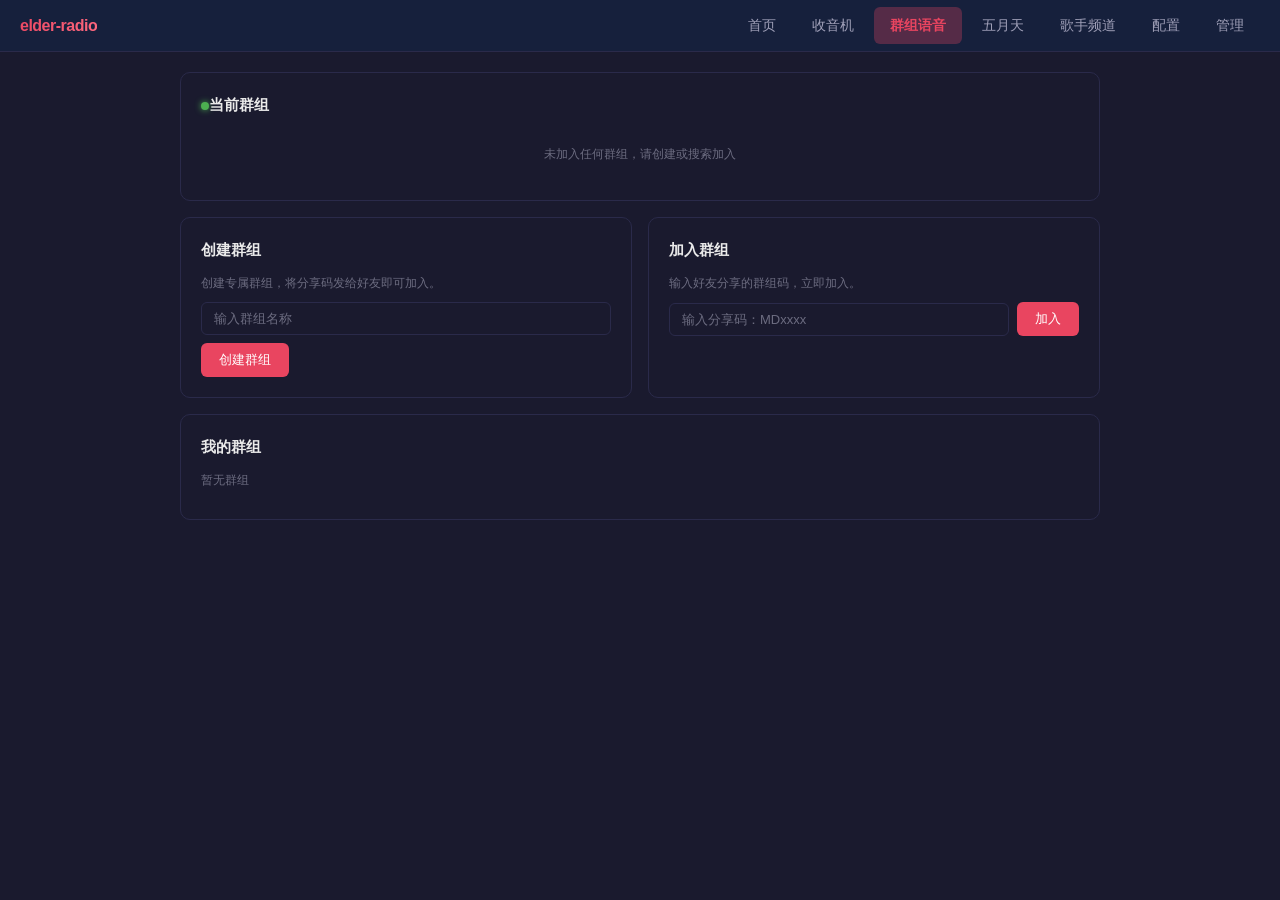
<file: frontend/voice.html>
<!DOCTYPE html>
<html lang="zh-CN">
<head>
  <meta charset="UTF-8">
  <meta name="viewport" content="width=device-width, initial-scale=1.0">
  <title>群组语音 — elder-radio</title>
  <link rel="stylesheet" href="style.css">
  <link rel="stylesheet" href="nav.css">
  <style>
    .voice-page {
      padding: 20px;
      max-width: 960px;
      margin: 0 auto;
    }
    .voice-cards {
      display: grid;
      grid-template-columns: 1fr 1fr;
      gap: 16px;
    }
    @media (max-width: 640px) {
      .voice-cards { grid-template-columns: 1fr; }
    }
    .voice-card {
      background: var(--surface);
      border: 1px solid var(--border);
      border-radius: 10px;
      padding: 20px;
    }
    .voice-card.full {
      grid-column: 1 / -1;
    }
    .voice-card h3 {
      margin: 0 0 12px;
      font-size: 15px;
      color: var(--text-primary);
    }
    .voice-card p {
      font-size: 12px;
      color: var(--text-muted);
      margin: 0 0 10px;
      line-height: 1.5;
    }
    .voice-input {
      width: 100%;
      padding: 8px 12px;
      border: 1px solid var(--border);
      border-radius: var(--radius-sm);
      background: var(--bg);
      color: var(--text-primary);
      font-size: 13px;
      box-sizing: border-box;
      margin-bottom: 8px;
      font-family: inherit;
    }
    .voice-input::placeholder { color: var(--text-muted); }
    .voice-btn {
      padding: 8px 18px;
      border: none;
      border-radius: var(--radius-sm);
      background: var(--accent);
      color: #fff;
      font-size: 13px;
      cursor: pointer;
      font-weight: 500;
      transition: opacity 0.2s;
      white-space: nowrap;
    }
    .voice-btn:hover { opacity: 0.85; }
    .voice-btn.small {
      padding: 4px 12px;
      font-size: 11px;
    }
    .voice-btn.danger {
      background: #e94560;
    }
    .voice-btn.success {
      background: #4CAF50;
    }
    .voice-btn.outline {
      background: transparent;
      border: 1px solid var(--accent);
      color: var(--accent);
    }
    .voice-row {
      display: flex;
      gap: 8px;
      align-items: center;
    }
    .voice-row .voice-input {
      flex: 1;
      margin-bottom: 0;
    }
    .voice-result {
      margin-top: 10px;
      padding: 12px;
      background: rgba(76,175,80,0.08);
      border: 1px solid rgba(76,175,80,0.2);
      border-radius: 8px;
      text-align: center;
    }
    .voice-result .code {
      font-size: 16px;
      font-weight: bold;
      color: #4CAF50;
      font-family: 'Courier New', monospace;
      letter-spacing: 1px;
    }
    .voice-result .hint {
      font-size: 11px;
      color: var(--text-muted);
      margin-top: 4px;
      word-break: break-all;
    }
    .voice-error {
      margin-top: 8px;
      font-size: 12px;
      color: #e94560;
      display: none;
    }
    .voice-error.show { display: block; }

    /* 活跃群组卡片 */
    .active-group-card {
      border-color: #4CAF50;
      background: rgba(76,175,80,0.05);
    }
    .active-group-card h3 {
      color: #4CAF50;
      display: flex;
      align-items: center;
      gap: 6px;
    }
    .active-dot {
      display: inline-block;
      width: 8px;
      height: 8px;
      border-radius: 50%;
      background: #4CAF50;
      box-shadow: 0 0 6px #4CAF50;
      animation: pulse-dot 2s infinite;
    }
    @keyframes pulse-dot {
      0%, 100% { opacity: 1; }
      50% { opacity: 0.4; }
    }
    .active-group-info {
      display: flex;
      justify-content: space-between;
      align-items: center;
      padding: 10px 14px;
      background: rgba(76,175,80,0.06);
      border-radius: 8px;
      margin-bottom: 10px;
    }
    .active-group-name {
      font-size: 14px;
      font-weight: 600;
      color: var(--text-primary);
    }
    .active-group-code {
      font-size: 11px;
      color: var(--text-muted);
      font-family: monospace;
    }
    .active-group-share {
      font-size: 11px;
      color: var(--text-muted);
      word-break: break-all;
    }
    .active-group-actions {
      display: flex;
      gap: 8px;
      flex-shrink: 0;
    }
    .active-empty {
      text-align: center;
      padding: 16px;
      color: var(--text-muted);
      font-size: 12px;
    }

    /* 群组列表 */
    .group-list {
      max-height: 300px;
      overflow-y: auto;
    }
    .group-item {
      display: flex;
      justify-content: space-between;
      align-items: center;
      padding: 8px 10px;
      margin: 4px 0;
      background: rgba(128,128,128,0.06);
      border-radius: 6px;
      font-size: 12px;
    }
    .group-item.active {
      border: 1px solid #4CAF50;
      background: rgba(76,175,80,0.04);
    }
    .group-item .gname {
      color: var(--text-primary);
    }
    .group-item .gcode {
      color: var(--text-muted);
      font-size: 10px;
      display: block;
    }
    .group-item .gstatus {
      font-size: 10px;
      color: #4CAF50;
      margin-left: 6px;
    }

    /* 确认弹窗 */
    .confirm-overlay {
      position: fixed;
      inset: 0;
      background: rgba(0,0,0,0.6);
      z-index: 1000;
      display: flex;
      align-items: center;
      justify-content: center;
    }
    .confirm-dialog {
      background: var(--surface);
      border: 1px solid var(--border);
      border-radius: 12px;
      padding: 24px;
      max-width: 360px;
      text-align: center;
    }
    .confirm-dialog p {
      font-size: 14px;
      color: var(--text-primary);
      margin: 0 0 16px;
      line-height: 1.6;
    }
    .confirm-actions {
      display: flex;
      gap: 10px;
      justify-content: center;
    }
    /* embed 模式：隐藏导航、去掉顶部留白 */
    body.embed-mode.has-nav { padding-top: 0 !important; }
    .embed-mode .top-nav { display: none !important; }
  </style>
</head>
<body class="has-nav">
<script>
(function() {
  if (new URLSearchParams(window.location.search).get('embed') === '1') {
    document.body.classList.add('embed-mode');
  }
})();
</script>

<nav class="top-nav">
  <a href="/" class="top-nav-brand">elder-radio</a>
  <ul class="top-nav-links">
    <li><a href="/">首页</a></li>
    <li><a href="/radio">收音机</a></li>
    <li><a href="/voice" class="active">群组语音</a></li>
    <li><a href="/maydayradio">五月天</a></li>
    <li><a href="/singer">歌手频道</a></li>
    <li><a href="/config">配置</a></li>
    <li><a href="/admin">管理</a></li>
  </ul>
</nav>

<div class="voice-page">

  <div class="voice-cards">

    <!-- 卡片1：当前活跃群组 -->
    <div class="voice-card full" id="activeCard">
      <h3><span class="active-dot"></span>当前群组</h3>
      <div id="activeContent">
        <div class="active-empty">未加入任何群组，请创建或搜索加入</div>
      </div>
    </div>

    <!-- 卡片2：创建群组 -->
    <div class="voice-card">
      <h3>创建群组</h3>
      <p>创建专属群组，将分享码发给好友即可加入。</p>
      <input class="voice-input" id="createNameInput" placeholder="输入群组名称">
      <button class="voice-btn" id="btnCreateGroup">创建群组</button>
      <div class="voice-result" id="createResult" style="display:none;"></div>
    </div>

    <!-- 卡片3：加入群组 -->
    <div class="voice-card">
      <h3>加入群组</h3>
      <p>输入好友分享的群组码，立即加入。</p>
      <div class="voice-row">
        <input class="voice-input" id="joinCodeInput" placeholder="输入分享码：MDxxxx">
        <button class="voice-btn" id="btnJoinGroup">加入</button>
      </div>
      <div class="voice-error" id="joinError">未找到该群组，请检查分享码</div>
    </div>

    <!-- 卡片4：我的群组 -->
    <div class="voice-card full">
      <h3>我的群组</h3>
      <div class="group-list" id="groupList">
        <p style="color:var(--text-muted);font-size:12px;">暂无群组</p>
      </div>
    </div>

  </div>

</div>

<!-- 确认弹窗 -->
<div id="confirmOverlay" class="confirm-overlay" style="display:none;">
  <div class="confirm-dialog">
    <p id="confirmMsg"></p>
    <div class="confirm-actions">
      <button class="voice-btn outline" id="btnConfirmCancel">取消</button>
      <button class="voice-btn danger" id="btnConfirmOk">确认断开</button>
    </div>
  </div>
</div>

<script>
(function() {
  'use strict';

  var STORAGE_KEY   = 'elderradio_groups';
  var ACTIVE_KEY    = 'elderradio_active_group';

  var createNameInput = document.getElementById('createNameInput');
  var btnCreateGroup  = document.getElementById('btnCreateGroup');
  var createResult    = document.getElementById('createResult');
  var joinCodeInput   = document.getElementById('joinCodeInput');
  var btnJoinGroup    = document.getElementById('btnJoinGroup');
  var joinError       = document.getElementById('joinError');
  var groupListEl     = document.getElementById('groupList');
  var activeContent   = document.getElementById('activeContent');

  var confirmOverlay  = document.getElementById('confirmOverlay');
  var confirmMsg      = document.getElementById('confirmMsg');
  var btnConfirmOk    = document.getElementById('btnConfirmOk');
  var btnConfirmCancel = document.getElementById('btnConfirmCancel');

  var pendingAction = null; // 待确认的动作回调

  // ==================== 存储 ====================
  function loadGroups() {
    try { return JSON.parse(localStorage.getItem(STORAGE_KEY) || '[]'); }
    catch(e) { return []; }
  }
  function saveGroups(groups) {
    localStorage.setItem(STORAGE_KEY, JSON.stringify(groups));
  }
  function getActiveGroupId() {
    return localStorage.getItem(ACTIVE_KEY) || null;
  }
  function setActiveGroupId(id) {
    if (id) {
      localStorage.setItem(ACTIVE_KEY, id);
    } else {
      localStorage.removeItem(ACTIVE_KEY);
    }
  }
  function getActiveGroup() {
    var activeId = getActiveGroupId();
    if (!activeId) return null;
    var groups = loadGroups();
    return groups.find(function(g) { return g.id === activeId; }) || null;
  }
  function generateShareCode() {
    return 'MD' + Date.now().toString(36).toUpperCase();
  }

  // ==================== 确认弹窗 ====================
  function showConfirm(msg, onOk) {
    confirmMsg.textContent = msg;
    pendingAction = onOk;
    confirmOverlay.style.display = 'flex';
  }
  function hideConfirm() {
    confirmOverlay.style.display = 'none';
    pendingAction = null;
  }
  btnConfirmOk.addEventListener('click', function() {
    var action = pendingAction;
    hideConfirm();
    if (action) action();
  });
  btnConfirmCancel.addEventListener('click', hideConfirm);

  // ==================== 设置活跃群组 ====================
  function switchActiveGroup(groupId, groupName) {
    var current = getActiveGroup();
    if (current && current.id !== groupId) {
      // 已有活跃群组，需要确认断开
      showConfirm('当前已加入「' + current.name + '」，\n是否断开并切换到「' + groupName + '」？', function() {
        doSwitch(groupId);
      });
    } else if (!current) {
      doSwitch(groupId);
    }
    // 如果点击的是同一个群组，什么都不做（或可以断开）
  }

  function doSwitch(groupId) {
    var groups = loadGroups();
    var g = groups.find(function(x) { return x.id === groupId; });
    if (!g) return;
    setActiveGroupId(groupId);
    renderAll();
  }

  function disconnectActiveGroup() {
    showConfirm('确定要退出当前群组吗？', function() {
      setActiveGroupId(null);
      renderAll();
    });
  }

  // ==================== 创建群组 ====================
  btnCreateGroup.addEventListener('click', function() {
    var name = createNameInput.value.trim();
    if (!name) {
      name = '语音群组';
      createNameInput.value = name;
    }
    var groups = loadGroups();
    var groupId = generateShareCode();
    var group = {
      id: groupId,
      name: name,
      created: new Date().toISOString(),
      members: 1
    };
    groups.unshift(group);
    saveGroups(groups);

    var shareLink = window.location.origin + '/voice?join=' + groupId;
    createResult.style.display = '';
    createResult.innerHTML =
      '<p style="color:#4CAF50;font-size:13px;margin:0 0 8px;">群组「' + name + '」创建成功</p>' +
      '<p class="code">' + groupId + '</p>' +
      '<p class="hint">' + shareLink + '</p>' +
      '<button class="voice-btn small" style="margin-top:8px;" id="btnCopyCode">复制分享码</button>';
    document.getElementById('btnCopyCode').addEventListener('click', function() {
      navigator.clipboard.writeText(groupId).then(function() {
        alert('分享码已复制: ' + groupId);
      });
    });
    createNameInput.value = '';

    // 新创建的群组自动设为活跃
    switchActiveGroup(groupId, name);
  });

  // ==================== 加入群组 ====================
  btnJoinGroup.addEventListener('click', function() {
    var code = joinCodeInput.value.trim().toUpperCase();
    if (!code) { joinError.classList.add('show'); return; }
    joinError.classList.remove('show');

    var groups = loadGroups();
    var g = groups.find(function(x) { return x.id === code; });
    if (g) {
      g.members = (g.members || 1) + 1;
      saveGroups(groups);
      joinCodeInput.value = '';
      switchActiveGroup(g.id, g.name);
    } else {
      joinError.classList.add('show');
    }
  });
  joinCodeInput.addEventListener('keydown', function(e) {
    if (e.key === 'Enter') btnJoinGroup.click();
  });

  // ==================== 渲染活跃群组卡片 ====================
  function renderActiveCard() {
    var active = getActiveGroup();
    if (!active) {
      activeContent.innerHTML = '<div class="active-empty">未加入任何群组，请创建或搜索加入</div>';
      return;
    }
    var shareLink = window.location.origin + '/voice?join=' + active.id;
    activeContent.innerHTML =
      '<div class="active-group-info">' +
        '<div>' +
          '<div class="active-group-name">' + active.name + '</div>' +
          '<div class="active-group-code">' + active.id + '</div>' +
          '<div class="active-group-share">分享链接：' + shareLink + '</div>' +
        '</div>' +
        '<div class="active-group-actions">' +
          '<button class="voice-btn small" id="btnCopyActive">复制分享码</button>' +
          '<a href="/maydayradio" class="voice-btn small success" style="display:inline-block;text-decoration:none;">去对讲</a>' +
          '<button class="voice-btn small danger" id="btnDisconnect">退出群组</button>' +
        '</div>' +
      '</div>';
    document.getElementById('btnCopyActive').addEventListener('click', function() {
      navigator.clipboard.writeText(active.id).then(function() {
        alert('分享码已复制: ' + active.id);
      });
    });
    document.getElementById('btnDisconnect').addEventListener('click', disconnectActiveGroup);
  }

  // ==================== 渲染群组列表 ====================
  function renderGroupList() {
    var groups = loadGroups();
    var activeId = getActiveGroupId();

    if (groups.length === 0) {
      groupListEl.innerHTML = '<p style="color:var(--text-muted);font-size:12px;">暂无群组</p>';
      return;
    }

    groupListEl.innerHTML = groups.map(function(g) {
      var isActive = (g.id === activeId);
      return '<div class="group-item' + (isActive ? ' active' : '') + '">' +
        '<div>' +
          '<span class="gname">' + g.name + '</span>' +
          (isActive ? '<span class="gstatus">● 当前</span>' : '') +
          '<span class="gcode">' + g.id + '</span>' +
        '</div>' +
        (isActive
          ? '<button class="voice-btn small danger" data-gid="' + g.id + '">退出</button>'
          : '<button class="voice-btn small outline" data-gid="' + g.id + '">加入</button>'
        ) +
        '</div>';
    }).join('');

    // 绑定按钮事件
    groupListEl.querySelectorAll('.voice-btn.small').forEach(function(btn) {
      btn.addEventListener('click', function() {
        var gid = this.dataset.gid;
        var gs = loadGroups();
        var g = gs.find(function(x) { return x.id === gid; });
        if (!g) return;

        if (this.classList.contains('danger')) {
          // 退出按钮
          disconnectActiveGroup();
        } else if (this.classList.contains('outline')) {
          // 加入按钮
          switchActiveGroup(gid, g.name);
        }
      });
    });
  }

  function renderAll() {
    renderActiveCard();
    renderGroupList();
  }

  // ==================== URL 参数 ====================
  function loadFromURL() {
    var params = new URLSearchParams(window.location.search);
    var joinId = params.get('join');
    if (joinId) {
      joinId = joinId.trim().toUpperCase();
      setTimeout(function() {
        var groups = loadGroups();
        var g = groups.find(function(x) { return x.id === joinId; });
        if (g) {
          g.members = (g.members || 1) + 1;
          saveGroups(groups);
          // 通过分享链接进入，直接设为活跃（无需确认）
          var current = getActiveGroup();
          if (current && current.id !== joinId) {
            showConfirm('当前已加入「' + current.name + '」，\n是否断开并切换到「' + g.name + '」？', function() {
              doSwitch(joinId);
            });
          } else {
            doSwitch(joinId);
          }
        }
      }, 300);
    }
  }

  // ==================== 初始化 ====================
  renderAll();
  loadFromURL();

})();
</script>
</body>
</html>
</file>
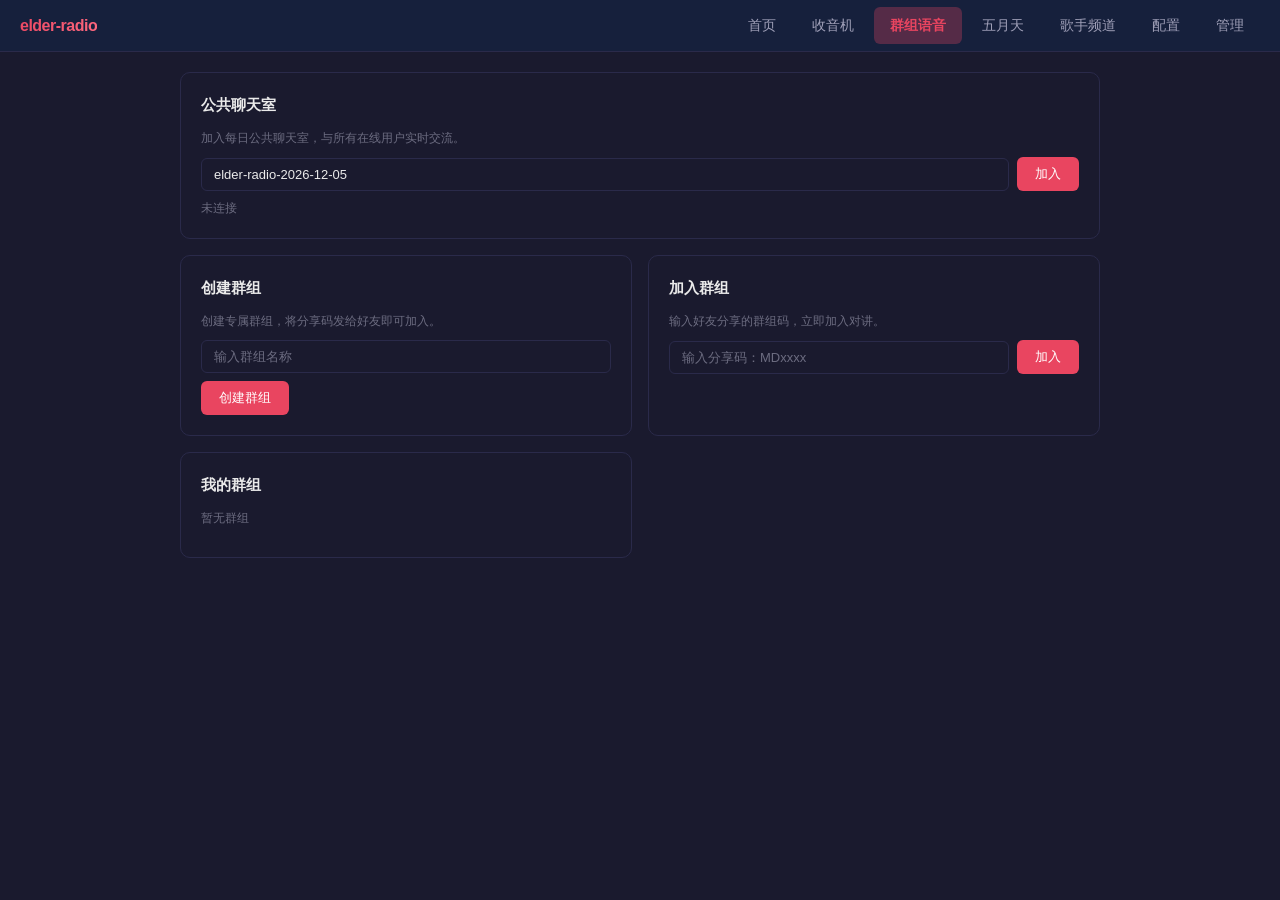
<file: frontend/voice_old.html>
<!DOCTYPE html>
<html lang="zh-CN">
<head>
  <meta charset="UTF-8">
  <meta name="viewport" content="width=device-width, initial-scale=1.0">
  <title>群组语音 — elder-radio</title>
  <link rel="stylesheet" href="style.css">
  <link rel="stylesheet" href="nav.css">
  <style>
    .voice-page {
      padding: 20px;
      max-width: 960px;
      margin: 0 auto;
    }
    .voice-cards {
      display: grid;
      grid-template-columns: 1fr 1fr;
      gap: 16px;
    }
    @media (max-width: 640px) {
      .voice-cards { grid-template-columns: 1fr; }
    }
    .voice-card {
      background: var(--surface);
      border: 1px solid var(--border);
      border-radius: 10px;
      padding: 20px;
    }
    .voice-card.full {
      grid-column: 1 / -1;
    }
    .voice-card h3 {
      margin: 0 0 12px;
      font-size: 15px;
      color: var(--text-primary);
    }
    .voice-card p {
      font-size: 12px;
      color: var(--text-muted);
      margin: 0 0 10px;
      line-height: 1.5;
    }
    .voice-input {
      width: 100%;
      padding: 8px 12px;
      border: 1px solid var(--border);
      border-radius: var(--radius-sm);
      background: var(--bg);
      color: var(--text-primary);
      font-size: 13px;
      box-sizing: border-box;
      margin-bottom: 8px;
      font-family: inherit;
    }
    .voice-input::placeholder { color: var(--text-muted); }
    .voice-btn {
      padding: 8px 18px;
      border: none;
      border-radius: var(--radius-sm);
      background: var(--accent);
      color: #fff;
      font-size: 13px;
      cursor: pointer;
      font-weight: 500;
      transition: opacity 0.2s;
    }
    .voice-btn:hover { opacity: 0.85; }
    .voice-btn.small {
      padding: 4px 12px;
      font-size: 11px;
    }
    .voice-btn.danger {
      background: #e94560;
    }
    .voice-row {
      display: flex;
      gap: 8px;
      align-items: center;
    }
    .voice-row .voice-input {
      flex: 1;
      margin-bottom: 0;
    }
    .voice-status {
      font-size: 12px;
      color: var(--text-muted);
      margin-top: 8px;
    }
    .voice-status.connected { color: #4CAF50; }
    .voice-result {
      margin-top: 10px;
      padding: 12px;
      background: rgba(76,175,80,0.08);
      border: 1px solid rgba(76,175,80,0.2);
      border-radius: 8px;
      text-align: center;
    }
    .voice-result .code {
      font-size: 16px;
      font-weight: bold;
      color: #4CAF50;
      font-family: 'Courier New', monospace;
      letter-spacing: 1px;
    }
    .voice-result .hint {
      font-size: 11px;
      color: var(--text-muted);
      margin-top: 4px;
      word-break: break-all;
    }
    .voice-error {
      margin-top: 8px;
      font-size: 12px;
      color: #e94560;
      display: none;
    }
    .voice-error.show { display: block; }
    .group-list {
      max-height: 200px;
      overflow-y: auto;
    }
    .group-item {
      display: flex;
      justify-content: space-between;
      align-items: center;
      padding: 8px 10px;
      margin: 4px 0;
      background: rgba(128,128,128,0.06);
      border-radius: 6px;
      font-size: 12px;
    }
    .group-item .gname {
      color: var(--text-primary);
    }
    .group-item .gcode {
      color: var(--text-muted);
      font-size: 10px;
      display: block;
    }
    .jitsi-area {
      margin-top: 16px;
      display: none;
      text-align: center;
    }
    .jitsi-area.show {
      display: block;
    }
    .jitsi-area-inner {
      position: absolute;
      width: 1px; height: 1px;
      overflow: hidden;
      opacity: 0;
      pointer-events: none;
    }
    .jitsi-bar {
      display: flex;
      justify-content: space-between;
      align-items: center;
      padding: 8px 14px;
      background: var(--surface);
      border: 1px solid var(--border);
      border-radius: 10px;
      color: var(--text-primary);
      font-size: 12px;
    }
    .jitsi-bar .room-label {
      color: #4CAF50;
      font-weight: 500;
    }

    /* PTT 按钮 */
    .ptt-button {
      width: 130px; height: 130px; border-radius: 50%;
      border: 4px solid var(--accent);
      background: radial-gradient(circle at 40% 35%, var(--accent), #0066cc 60%, #004499);
      color: #fff; font-size: 15px; font-weight: 700; cursor: pointer;
      box-shadow: 0 0 25px rgba(0,123,255,0.3), 0 4px 12px rgba(0,0,0,0.4);
      transition: all 0.15s ease;
      user-select: none; -webkit-user-select: none;
      outline: none; -webkit-tap-highlight-color: transparent;
      margin: 12px 0;
    }
    .ptt-button:active, .ptt-button.pressed {
      border-color: #66b3ff;
      background: radial-gradient(circle at 40% 35%, #66b3ff, #007bff 60%, #0055cc);
      box-shadow: 0 0 40px rgba(0,123,255,0.6), 0 2px 8px rgba(0,0,0,0.5);
      transform: scale(0.95);
    }
    .ptt-btn-row {
      display: flex; flex-direction: column; align-items: center;
    }
    .ptt-disconnect-btn {
      background: transparent; color: var(--text-muted);
      border: 1px solid var(--border); padding: 4px 16px;
      border-radius: 14px; font-size: 11px; cursor: pointer;
      transition: all 0.25s;
    }
    .ptt-disconnect-btn:hover { border-color: #e94560; color: #e94560; }
  </style>
</head>
<body class="has-nav">

<nav class="top-nav">
  <a href="/" class="top-nav-brand">elder-radio</a>
  <ul class="top-nav-links">
    <li><a href="/">首页</a></li>
    <li><a href="/radio">收音机</a></li>
    <li><a href="/voice" class="active">群组语音</a></li>
    <li><a href="/maydayradio">五月天</a></li>
    <li><a href="/singer">歌手频道</a></li>
    <li><a href="/config">配置</a></li>
    <li><a href="/admin">管理</a></li>
  </ul>
</nav>

<div class="voice-page">

  <div class="voice-cards">

    <!-- 卡片1：公共聊天室 -->
    <div class="voice-card full">
      <h3>公共聊天室</h3>
      <p>加入每日公共聊天室，与所有在线用户实时交流。</p>
      <div class="voice-row">
        <input class="voice-input" id="publicRoomInput" placeholder="房间名">
        <button class="voice-btn" id="btnPublicJoin">加入</button>
        <button class="voice-btn danger" id="btnPublicLeave" style="display:none;">断开</button>
      </div>
      <div class="voice-status" id="publicStatus">未连接</div>
    </div>

    <!-- 卡片2：创建群组 -->
    <div class="voice-card">
      <h3>创建群组</h3>
      <p>创建专属群组，将分享码发给好友即可加入。</p>
      <input class="voice-input" id="createNameInput" placeholder="输入群组名称">
      <button class="voice-btn" id="btnCreateGroup">创建群组</button>
      <div class="voice-result" id="createResult" style="display:none;"></div>
    </div>

    <!-- 卡片3：加入群组 -->
    <div class="voice-card">
      <h3>加入群组</h3>
      <p>输入好友分享的群组码，立即加入对讲。</p>
      <div class="voice-row">
        <input class="voice-input" id="joinCodeInput" placeholder="输入分享码：MDxxxx">
        <button class="voice-btn" id="btnJoinGroup">加入</button>
      </div>
      <div class="voice-error" id="joinError">未找到该群组，请检查分享码</div>
    </div>

    <!-- 卡片4：我的群组 -->
    <div class="voice-card">
      <h3>我的群组</h3>
      <div class="group-list" id="groupList">
        <p style="color:var(--text-muted);font-size:12px;">暂无群组</p>
      </div>
    </div>

  </div>

  <!-- Jitsi 嵌入区域（隐藏）+ PTT 按钮 -->
  <div class="jitsi-area" id="jitsiArea">
    <div class="jitsi-bar">
      <span>对讲 · <span class="room-label" id="jitsiRoomLabel"></span></span>
      <button class="voice-btn small danger" id="btnJitsiClose">关闭</button>
    </div>
    <div class="jitsi-area-inner" id="jitsiContainer"></div>
    <div class="ptt-btn-row">
      <button id="pttButton" class="ptt-button">
        <span id="pttLabel">按住说话</span>
      </button>
      <button id="pttDisconnectBtn" class="ptt-disconnect-btn">断开对讲</button>
    </div>
  </div>

</div>

<script>
(function() {
  'use strict';

  var publicRoomInput = document.getElementById('publicRoomInput');
  var btnPublicJoin  = document.getElementById('btnPublicJoin');
  var btnPublicLeave = document.getElementById('btnPublicLeave');
  var publicStatus   = document.getElementById('publicStatus');

  var createNameInput = document.getElementById('createNameInput');
  var btnCreateGroup  = document.getElementById('btnCreateGroup');
  var createResult    = document.getElementById('createResult');

  var joinCodeInput = document.getElementById('joinCodeInput');
  var btnJoinGroup  = document.getElementById('btnJoinGroup');
  var joinError     = document.getElementById('joinError');

  var groupListEl  = document.getElementById('groupList');

  var jitsiArea      = document.getElementById('jitsiArea');
  var jitsiContainer = document.getElementById('jitsiContainer');
  var jitsiRoomLabel = document.getElementById('jitsiRoomLabel');
  var btnJitsiClose  = document.getElementById('btnJitsiClose');

  var jitsiApi     = null;
  var isConnected  = false;
  var currentRoom  = '';
  var pttActive    = false;
  var STORAGE_KEY  = 'elderradio_groups';

  var today = new Date().toISOString().slice(0, 10);
  publicRoomInput.value = 'elder-radio-' + today;

  // ==================== Jitsi 核心（PTT 模式）====================
  function initJitsi(roomName) {
    disconnectJitsi();
    jitsiArea.classList.add('show');
    jitsiRoomLabel.textContent = roomName;
    currentRoom = roomName;
    isConnected = true;

    var doCreate = function() {
      jitsiContainer.innerHTML = '';
      jitsiApi = new JitsiMeetExternalAPI('meet.jit.si', {
        roomName: roomName,
        parentNode: jitsiContainer,
        configOverwrite: {
          prejoinPageEnabled: false,
          startWithAudioMuted: true,
          startWithVideoMuted: true,
          disableDeepLinking: true
        },
        interfaceConfigOverwrite: {
          TOOLBAR_BUTTONS: [],
          SHOW_PROMOTIONAL_CLOSE_PAGE: false,
          SHOW_JITSI_WATERMARK: false,
          SHOW_WATERMARK_FOR_GUESTS: false,
          DISABLE_JOIN_LEAVE_NOTIFICATIONS: true,
          FILM_STRIP_MAX_HEIGHT: 0,
          VIDEO_LAYOUT_FIT: 'both'
        }
      });
      jitsiApi.addEventListeners({
        videoConferenceJoined: function() {
          updatePublicUI();
        },
        videoConferenceLeft: function() {
          disconnectJitsi();
        },
        readyToClose: function() {
          disconnectJitsi();
        }
      });
    };

    if (typeof JitsiMeetExternalAPI === 'undefined') {
      var script = document.createElement('script');
      script.src = 'https://meet.jit.si/libs/external_api.min.js';
      script.onload = doCreate;
      document.head.appendChild(script);
    } else {
      doCreate();
    }
  }

  function disconnectJitsi() {
    if (jitsiApi) { jitsiApi.dispose(); jitsiApi = null; }
    jitsiContainer.innerHTML = '';
    jitsiArea.classList.remove('show');
    isConnected = false;
    pttActive = false;
    currentRoom = '';
    updatePublicUI();
  }

  function updatePublicUI() {
    if (isConnected && currentRoom.indexOf('elder-radio-') === 0) {
      btnPublicJoin.style.display = 'none';
      btnPublicLeave.style.display = '';
      publicStatus.textContent = '已连接 · 在线';
      publicStatus.className = 'voice-status connected';
      publicRoomInput.disabled = true;
    } else {
      btnPublicJoin.style.display = '';
      btnPublicLeave.style.display = 'none';
      publicStatus.textContent = '未连接';
      publicStatus.className = 'voice-status';
      publicRoomInput.disabled = false;
    }
  }

  // ==================== PTT 按钮交互 ====================
  function pttStart() {
    if (!isConnected || !jitsiApi) return;
    if (pttActive) return;
    pttActive = true;
    jitsiApi.executeCommand('toggleAudio');
    document.getElementById('pttButton').classList.add('pressed');
    document.getElementById('pttLabel').textContent = '正在发言...';
  }

  function pttStop() {
    if (!isConnected || !jitsiApi) return;
    if (!pttActive) return;
    pttActive = false;
    jitsiApi.executeCommand('toggleAudio');
    document.getElementById('pttButton').classList.remove('pressed');
    document.getElementById('pttLabel').textContent = '按住说话';
  }

  document.getElementById('pttButton').addEventListener('mousedown', function(e) {
    e.preventDefault();
    pttStart();
  });
  document.getElementById('pttButton').addEventListener('mouseup', function(e) {
    e.preventDefault();
    pttStop();
  });
  document.getElementById('pttButton').addEventListener('mouseleave', function(e) {
    if (pttActive) pttStop();
  });
  document.getElementById('pttButton').addEventListener('touchstart', function(e) {
    e.preventDefault();
    pttStart();
  });
  document.getElementById('pttButton').addEventListener('touchend', function(e) {
    e.preventDefault();
    pttStop();
  });
  document.getElementById('pttButton').addEventListener('touchcancel', function(e) {
    pttStop();
  });

  document.getElementById('pttDisconnectBtn').addEventListener('click', function() {
    disconnectJitsi();
  });

  // ==================== 公共聊天室 ====================
  btnPublicJoin.addEventListener('click', function() {
    var room = publicRoomInput.value.trim();
    if (!room) return;
    initJitsi(room);
  });

  btnPublicLeave.addEventListener('click', function() {
    disconnectJitsi();
  });

  publicRoomInput.addEventListener('keydown', function(e) {
    if (e.key === 'Enter') btnPublicJoin.click();
  });

  // ==================== Jitsi 关闭 ====================
  btnJitsiClose.addEventListener('click', function() {
    disconnectJitsi();
  });

  // ==================== 群组存储 ====================
  function loadGroups() {
    try { return JSON.parse(localStorage.getItem(STORAGE_KEY) || '[]'); }
    catch(e) { return []; }
  }

  function saveGroups(groups) {
    localStorage.setItem(STORAGE_KEY, JSON.stringify(groups));
  }

  function generateShareCode() {
    return 'MD' + Date.now().toString(36).toUpperCase();
  }

  // ==================== 创建群组 ====================
  btnCreateGroup.addEventListener('click', function() {
    var name = createNameInput.value.trim();
    if (!name) {
      name = '语音群组';
      createNameInput.value = name;
    }

    var groups = loadGroups();
    var groupId = generateShareCode();
    var group = {
      id: groupId,
      name: name,
      created: new Date().toISOString(),
      members: 1
    };

    groups.unshift(group);
    saveGroups(groups);

    var shareLink = window.location.origin + '/voice?join=' + groupId;
    createResult.style.display = '';
    createResult.innerHTML =
      '<p style="color:#4CAF50;font-size:13px;margin:0 0 8px;">群组「' + name + '」已创建</p>' +
      '<p class="code">' + groupId + '</p>' +
      '<p class="hint">' + shareLink + '</p>' +
      '<button class="voice-btn small" style="margin-top:8px;" id="btnCopyCode">复制分享码</button>';

    document.getElementById('btnCopyCode').addEventListener('click', function() {
      navigator.clipboard.writeText(groupId).then(function() {
        alert('分享码已复制: ' + groupId);
      });
    });

    renderGroupList();
  });

  // ==================== 加入群组 ====================
  btnJoinGroup.addEventListener('click', function() {
    var code = joinCodeInput.value.trim().toUpperCase();
    if (!code) { joinError.classList.add('show'); return; }
    joinError.classList.remove('show');

    var groups = loadGroups();
    var g = groups.find(function(x) { return x.id === code; });
    if (g) {
      g.members = (g.members || 1) + 1;
      saveGroups(groups);
      renderGroupList();
      initJitsi('elder-group-' + g.id);
    } else {
      joinError.classList.add('show');
    }
  });

  joinCodeInput.addEventListener('keydown', function(e) {
    if (e.key === 'Enter') btnJoinGroup.click();
  });

  // ==================== 群组列表 ====================
  function renderGroupList() {
    var groups = loadGroups();
    if (groups.length === 0) {
      groupListEl.innerHTML = '<p style="color:var(--text-muted);font-size:12px;">暂无群组</p>';
      return;
    }

    groupListEl.innerHTML = groups.map(function(g) {
      return '<div class="group-item">' +
        '<div><span class="gname">' + g.name + '</span><span class="gcode">' + g.id + '</span></div>' +
        '<button class="voice-btn small" data-gid="' + g.id + '">对讲</button>' +
        '</div>';
    }).join('');

    groupListEl.querySelectorAll('.voice-btn.small').forEach(function(btn) {
      btn.addEventListener('click', function() {
        var gid = this.dataset.gid;
        var gs = loadGroups();
        var g = gs.find(function(x) { return x.id === gid; });
        if (g) {
          g.members = (g.members || 1) + 1;
          saveGroups(gs);
          renderGroupList();
          initJitsi('elder-group-' + g.id);
        }
      });
    });
  }

  // ==================== URL 参数 ====================
  function loadFromURL() {
    var params = new URLSearchParams(window.location.search);
    var joinId = params.get('join');
    if (joinId) {
      joinId = joinId.trim().toUpperCase();
      setTimeout(function() {
        var groups = loadGroups();
        var g = groups.find(function(x) { return x.id === joinId; });
        if (g) {
          g.members = (g.members || 1) + 1;
          saveGroups(groups);
          renderGroupList();
          initJitsi('elder-group-' + g.id);
        }
      }, 400);
    }
  }

  // ==================== 初始化 ====================
  renderGroupList();
  loadFromURL();
  updatePublicUI();

})();
</script>
</body>
</html>
</file>
<file: frontend/style.css>
/* =============================================
   KeyClaw.Tech - 暗色主题全局样式
   主色调：#e94560（复古红）
   背景：#1a1a2e（深蓝黑）
   卡片：#16213e
   ============================================= */

*, *::before, *::after {
  margin: 0;
  padding: 0;
  box-sizing: border-box;
}

:root {
  --bg-primary: #1a1a2e;
  --bg-secondary: #16213e;
  --bg-tertiary: #0f3460;
  --bg-card: #16213e;
  --bg-input: #0f3460;
  --accent: #e94560;
  --accent-hover: #ff6b81;
  --accent-glow: rgba(233, 69, 96, 0.3);
  --text-primary: #eaeaea;
  --text-secondary: #a0a0b8;
  --text-muted: #6c6c80;
  --border: #2a2a4a;
  --success: #2ecc71;
  --warning: #f39c12;
  --danger: #e74c3c;
  --info: #3498db;
  --radius-sm: 6px;
  --radius-md: 10px;
  --radius-lg: 16px;
  --radius-xl: 24px;
  --shadow: 0 4px 20px rgba(0, 0, 0, 0.3);
  --shadow-lg: 0 8px 40px rgba(0, 0, 0, 0.5);
  --transition: 0.2s ease;
  --font-mono: 'SF Mono', 'Cascadia Code', 'Fira Code', monospace;
}

html {
  font-size: 16px;
  scroll-behavior: smooth;
}

body {
  font-family: -apple-system, BlinkMacSystemFont, 'Segoe UI', 'PingFang SC', 'Microsoft YaHei', sans-serif;
  background: var(--bg-primary);
  color: var(--text-primary);
  line-height: 1.6;
  min-height: 100vh;
  -webkit-font-smoothing: antialiased;
}

/* ---- Typography ---- */
h1 { font-size: 2rem; font-weight: 700; letter-spacing: -0.5px; }
h2 { font-size: 1.5rem; font-weight: 600; }
h3 { font-size: 1.25rem; font-weight: 600; }

a {
  color: var(--accent);
  text-decoration: none;
  transition: color var(--transition);
}
a:hover { color: var(--accent-hover); }

/* ---- Layout ---- */
.container {
  max-width: 1280px;
  margin: 0 auto;
  padding: 0 20px;
}

.page-header {
  display: flex;
  justify-content: space-between;
  align-items: center;
  padding: 20px 0;
  border-bottom: 1px solid var(--border);
  margin-bottom: 24px;
}

.page-header h1 {
  background: linear-gradient(135deg, var(--accent), #ff6b81);
  -webkit-background-clip: text;
  -webkit-text-fill-color: transparent;
  background-clip: text;
}

/* ---- Buttons ---- */
.btn {
  display: inline-flex;
  align-items: center;
  gap: 6px;
  padding: 10px 20px;
  border: 1px solid var(--border);
  border-radius: var(--radius-md);
  background: var(--bg-secondary);
  color: var(--text-primary);
  font-size: 0.9rem;
  cursor: pointer;
  transition: all var(--transition);
  white-space: nowrap;
}
.btn:hover {
  border-color: var(--accent);
  background: var(--bg-tertiary);
}
.btn-accent {
  background: var(--accent);
  border-color: var(--accent);
  color: #fff;
}
.btn-accent:hover {
  background: var(--accent-hover);
  border-color: var(--accent-hover);
}
.btn-sm {
  padding: 6px 14px;
  font-size: 0.8rem;
  border-radius: var(--radius-sm);
}
.btn-icon {
  width: 36px; height: 36px;
  padding: 0;
  display: inline-flex;
  align-items: center;
  justify-content: center;
  border-radius: 50%;
}

/* ---- Chips / Tags ---- */
.chip-group {
  display: flex;
  flex-wrap: wrap;
  gap: 8px;
}
.chip {
  padding: 6px 14px;
  border-radius: 20px;
  border: 1px solid var(--border);
  background: var(--bg-secondary);
  color: var(--text-secondary);
  font-size: 0.85rem;
  cursor: pointer;
  transition: all var(--transition);
}
.chip:hover {
  border-color: var(--accent);
  color: var(--text-primary);
}
.chip.active {
  background: var(--accent);
  border-color: var(--accent);
  color: #fff;
}

/* ---- Inputs ---- */
.search-input {
  width: 100%;
  padding: 12px 16px 12px 44px;
  border: 1px solid var(--border);
  border-radius: var(--radius-md);
  background: var(--bg-input);
  color: var(--text-primary);
  font-size: 0.95rem;
  transition: all var(--transition);
}
.search-input:focus {
  outline: none;
  border-color: var(--accent);
  box-shadow: 0 0 0 3px var(--accent-glow);
}
.search-wrapper {
  position: relative;
  margin-bottom: 16px;
}
.search-wrapper::before {
  content: '🔍';
  position: absolute;
  left: 14px;
  top: 50%;
  transform: translateY(-50%);
  font-size: 0.85rem;
  opacity: 0.5;
}

select {
  padding: 10px 16px;
  border: 1px solid var(--border);
  border-radius: var(--radius-md);
  background: var(--bg-input);
  color: var(--text-primary);
  font-size: 0.9rem;
  cursor: pointer;
  transition: all var(--transition);
}
select:focus {
  outline: none;
  border-color: var(--accent);
}

/* ---- Cards ---- */
.card {
  background: var(--bg-card);
  border: 1px solid var(--border);
  border-radius: var(--radius-lg);
  padding: 20px;
  transition: all var(--transition);
}
.card:hover {
  border-color: var(--accent);
  box-shadow: var(--shadow);
  transform: translateY(-2px);
}

/* ---- Stats Banner ---- */
.stats-banner {
  display: grid;
  grid-template-columns: repeat(auto-fit, minmax(150px, 1fr));
  gap: 12px;
  margin-bottom: 20px;
}
.stat-item {
  background: var(--bg-card);
  border: 1px solid var(--border);
  border-radius: var(--radius-md);
  padding: 16px 20px;
  text-align: center;
}
.stat-value {
  font-size: 1.8rem;
  font-weight: 700;
  color: var(--accent);
}
.stat-label {
  font-size: 0.8rem;
  color: var(--text-muted);
  margin-top: 4px;
}

/* ---- Grid ---- */
.station-grid {
  display: grid;
  grid-template-columns: repeat(auto-fill, minmax(320px, 1fr));
  gap: 16px;
}

/* ---- Badges ---- */
.badge {
  display: inline-block;
  padding: 3px 10px;
  border-radius: 12px;
  font-size: 0.72rem;
  font-weight: 500;
}
.badge-news { background: #e74c3c22; color: #e74c3c; border: 1px solid #e74c3c44; }
.badge-music { background: #9b59b622; color: #9b59b6; border: 1px solid #9b59b644; }
.badge-traffic { background: #f39c1222; color: #f39c12; border: 1px solid #f39c1244; }
.badge-arts { background: #e67e2222; color: #e67e22; border: 1px solid #e67e2244; }
.badge-economy { background: #1abc9c22; color: #1abc9c; border: 1px solid #1abc9c44; }
.badge-life { background: #3498db22; color: #3498db; border: 1px solid #3498db44; }
.badge-rural { background: #2ecc7122; color: #2ecc71; border: 1px solid #2ecc7144; }
.badge-ethnic { background: #e91e6322; color: #e91e63; border: 1px solid #e91e6344; }
.badge-intl { background: #607d8b22; color: #607d8b; border: 1px solid #607d8b44; }
.badge-general { background: #9e9e9e22; color: #9e9e9e; border: 1px solid #9e9e9e44; }
.badge-live { background: #2ecc7122; color: #2ecc71; border: 1px solid #2ecc7144; }
.badge-archive { background: #f39c1222; color: #f39c12; border: 1px solid #f39c1244; }

/* ---- Toast ---- */
.toast {
  position: fixed;
  bottom: 24px;
  left: 50%;
  transform: translateX(-50%);
  background: var(--bg-card);
  border: 1px solid var(--accent);
  border-radius: var(--radius-md);
  padding: 12px 24px;
  color: var(--text-primary);
  font-size: 0.9rem;
  z-index: 9999;
  animation: toastIn 0.3s ease, toastOut 0.3s ease 2.5s forwards;
}
@keyframes toastIn { from { opacity: 0; transform: translateX(-50%) translateY(20px); } }
@keyframes toastOut { to { opacity: 0; transform: translateX(-50%) translateY(20px); } }

/* ---- Pill tag ---- */
.tag {
  display: inline-flex;
  align-items: center;
  gap: 4px;
  padding: 2px 8px;
  border-radius: 4px;
  font-size: 0.7rem;
  font-weight: 600;
  background: var(--bg-tertiary);
  color: var(--text-secondary);
}
.tag-m3u8 { background: #e74c3c22; color: #e74c3c; }
.tag-mp3 { background: #2ecc7122; color: #2ecc71; }

/* ---- Tabs ---- */
.tabs {
  display: flex;
  gap: 0;
  border-bottom: 2px solid var(--border);
  margin-bottom: 20px;
  overflow-x: auto;
}
.tab-btn {
  padding: 10px 20px;
  border: none;
  background: none;
  color: var(--text-muted);
  font-size: 0.9rem;
  cursor: pointer;
  transition: all var(--transition);
  border-bottom: 2px solid transparent;
  margin-bottom: -2px;
  white-space: nowrap;
}
.tab-btn:hover { color: var(--text-primary); }
.tab-btn.active {
  color: var(--accent);
  border-bottom-color: var(--accent);
}

/* ---- Tables ---- */
table {
  width: 100%;
  border-collapse: collapse;
}
th, td {
  padding: 12px 16px;
  text-align: left;
  border-bottom: 1px solid var(--border);
}
th {
  font-weight: 600;
  color: var(--text-secondary);
  font-size: 0.8rem;
  text-transform: uppercase;
  letter-spacing: 0.5px;
}
tr:hover td { background: rgba(233, 69, 96, 0.04); }

/* ---- Dot indicator ---- */
.dot { width: 8px; height: 8px; border-radius: 50%; display: inline-block; }
.dot-online { background: var(--success); box-shadow: 0 0 6px var(--success); }
.dot-offline { background: var(--text-muted); }

/* ---- Status colors ---- */
.status-active { color: var(--success); }
.status-expired { color: var(--danger); }
.status-revoked { color: var(--warning); }
.plan-basic { color: var(--info); }
.plan-pro { color: var(--accent); }
.plan-premium { color: #ff6b81; }

/* ---- Modal ---- */
.modal-overlay {
  position: fixed; inset: 0;
  background: rgba(0, 0, 0, 0.7);
  display: flex;
  align-items: center;
  justify-content: center;
  z-index: 9998;
  animation: fadeIn 0.2s ease;
}
.modal {
  background: var(--bg-secondary);
  border: 1px solid var(--border);
  border-radius: var(--radius-lg);
  padding: 28px;
  max-width: 480px;
  width: 90%;
  box-shadow: var(--shadow-lg);
}
@keyframes fadeIn { from { opacity: 0; } }

/* ---- Slider ---- */
input[type="range"] {
  -webkit-appearance: none;
  width: 100%;
  height: 6px;
  border-radius: 3px;
  background: var(--border);
  outline: none;
}
input[type="range"]::-webkit-slider-thumb {
  -webkit-appearance: none;
  width: 20px; height: 20px;
  border-radius: 50%;
  background: var(--accent);
  cursor: pointer;
  box-shadow: 0 0 8px var(--accent-glow);
}

/* ---- Scrollbar ---- */
::-webkit-scrollbar { width: 6px; }
::-webkit-scrollbar-track { background: transparent; }
::-webkit-scrollbar-thumb { background: var(--border); border-radius: 3px; }
::-webkit-scrollbar-thumb:hover { background: var(--accent); }

/* ---- Responsive ---- */
@media (max-width: 768px) {
  html { font-size: 14px; }
  .container { padding: 0 12px; }
  .station-grid { grid-template-columns: 1fr; }
  .stats-banner { grid-template-columns: repeat(2, 1fr); }
}

/* ---- Utility ---- */
.text-muted { color: var(--text-muted); }
.text-accent { color: var(--accent); }
.mt-8 { margin-top: 8px; }
.mt-16 { margin-top: 16px; }
.mt-24 { margin-top: 24px; }
.mb-16 { margin-bottom: 16px; }
.flex { display: flex; }
.flex-between { display: flex; justify-content: space-between; align-items: center; }
.gap-8 { gap: 8px; }
.gap-12 { gap: 12px; }
.gap-16 { gap: 16px; }

/* ---- Station Card ---- */
.station-card {
  display: flex;
  flex-direction: column;
  gap: 10px;
}
.station-card .card-header {
  display: flex;
  justify-content: space-between;
  align-items: flex-start;
}
.station-card .station-name {
  font-size: 1.05rem;
  font-weight: 600;
  color: var(--text-primary);
}
.station-card .station-meta {
  display: flex;
  flex-wrap: wrap;
  gap: 6px;
  align-items: center;
}
.station-card .station-province {
  font-size: 0.8rem;
  color: var(--text-muted);
}
.station-card .card-footer {
  display: flex;
  justify-content: space-between;
  align-items: center;
  padding-top: 8px;
  border-top: 1px solid var(--border);
}
.station-card .card-footer .tags {
  display: flex;
  gap: 6px;
}
.station-card .listen-btn {
  padding: 6px 16px;
  border-radius: var(--radius-sm);
  background: var(--accent);
  color: #fff;
  border: none;
  font-size: 0.8rem;
  cursor: pointer;
  transition: all var(--transition);
}
.station-card .listen-btn:hover { background: var(--accent-hover); }
.station-card .archive-btn {
  padding: 6px 16px;
  border-radius: var(--radius-sm);
  background: var(--bg-tertiary);
  color: var(--text-secondary);
  border: 1px solid var(--border);
  font-size: 0.8rem;
  cursor: pointer;
  transition: all var(--transition);
}
.station-card .archive-btn:hover { border-color: var(--accent); color: var(--accent); }

/* ---- Empty State ---- */
.empty-state {
  text-align: center;
  padding: 60px 20px;
  color: var(--text-muted);
}
.empty-state .empty-icon { font-size: 3rem; margin-bottom: 12px; opacity: 0.5; }
</file>
<file: frontend/nav.css>
/* =============================================
   nav.css — 统一导航栏样式
   适用于 index.html / radio.html / config.html / admin.html / singer.html
   ============================================= */

.top-nav {
  position: fixed;
  top: 0;
  left: 0;
  right: 0;
  z-index: 1000;
  background: rgba(22, 33, 62, 0.92);
  backdrop-filter: blur(12px);
  -webkit-backdrop-filter: blur(12px);
  border-bottom: 1px solid var(--border);
  padding: 0 20px;
  height: 52px;
  display: flex;
  align-items: center;
  justify-content: space-between;
}

.top-nav-brand {
  font-size: 1rem;
  font-weight: 700;
  background: linear-gradient(135deg, var(--accent), #ff6b81);
  -webkit-background-clip: text;
  -webkit-text-fill-color: transparent;
  background-clip: text;
  text-decoration: none;
  letter-spacing: -0.5px;
}

.top-nav-links {
  display: flex;
  align-items: center;
  gap: 4px;
  list-style: none;
}

.top-nav-links li a {
  display: inline-block;
  padding: 8px 16px;
  border-radius: var(--radius-sm);
  color: var(--text-secondary);
  font-size: 0.85rem;
  text-decoration: none;
  transition: all var(--transition);
  white-space: nowrap;
}

.top-nav-links li a:hover {
  color: var(--text-primary);
  background: var(--bg-tertiary);
}

.top-nav-links li a.active {
  color: var(--accent);
  background: var(--accent-glow);
  font-weight: 600;
}

/* 页面顶部留出导航栏空间 */
body.has-nav {
  padding-top: 52px;
}

/* radio.html 全屏收音机页面特殊处理 */
body.radio-page.has-nav {
  padding-top: 52px;
}

@media (max-width: 768px) {
  .top-nav {
    height: 46px;
    padding: 0 12px;
  }
  .top-nav-links li a {
    padding: 6px 10px;
    font-size: 0.78rem;
  }
  .top-nav-brand {
    font-size: 0.9rem;
  }
  body.has-nav {
    padding-top: 46px;
  }
  body.radio-page.has-nav {
    padding-top: 46px;
  }
}
</file>
